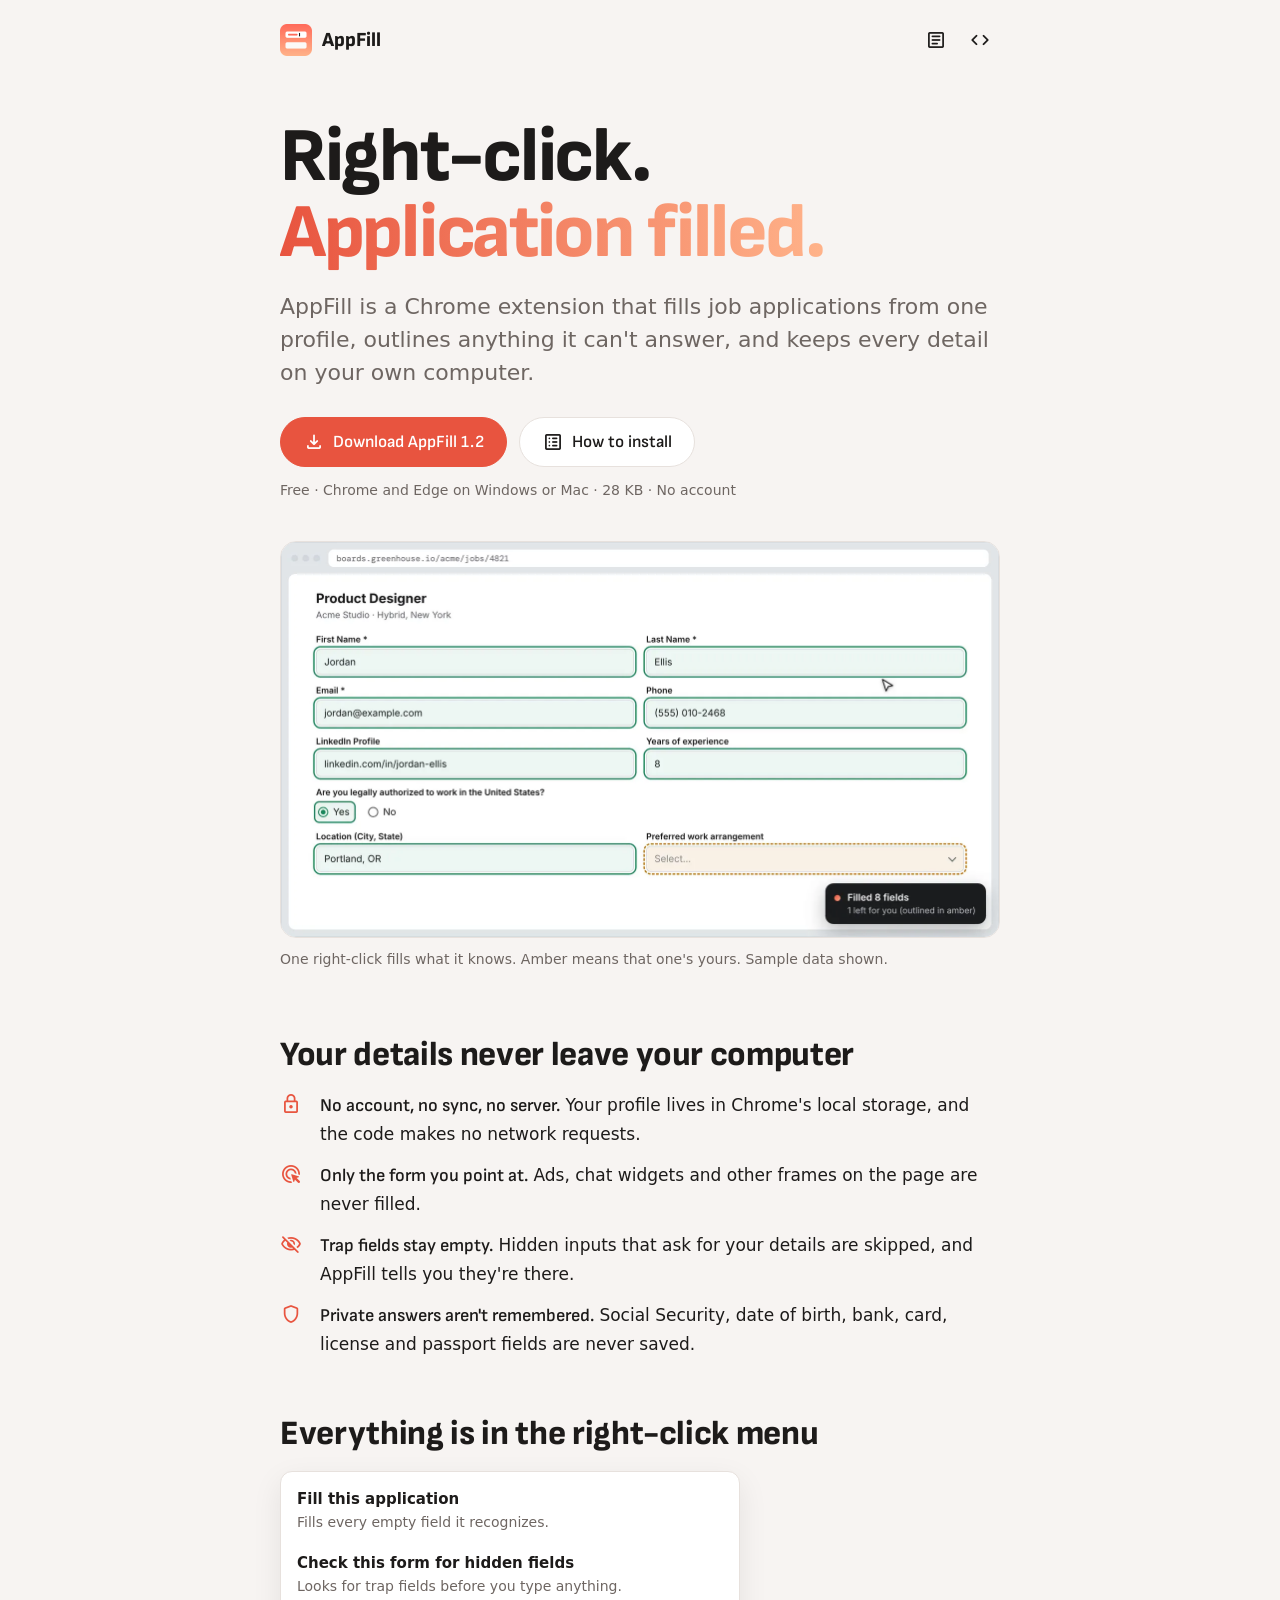
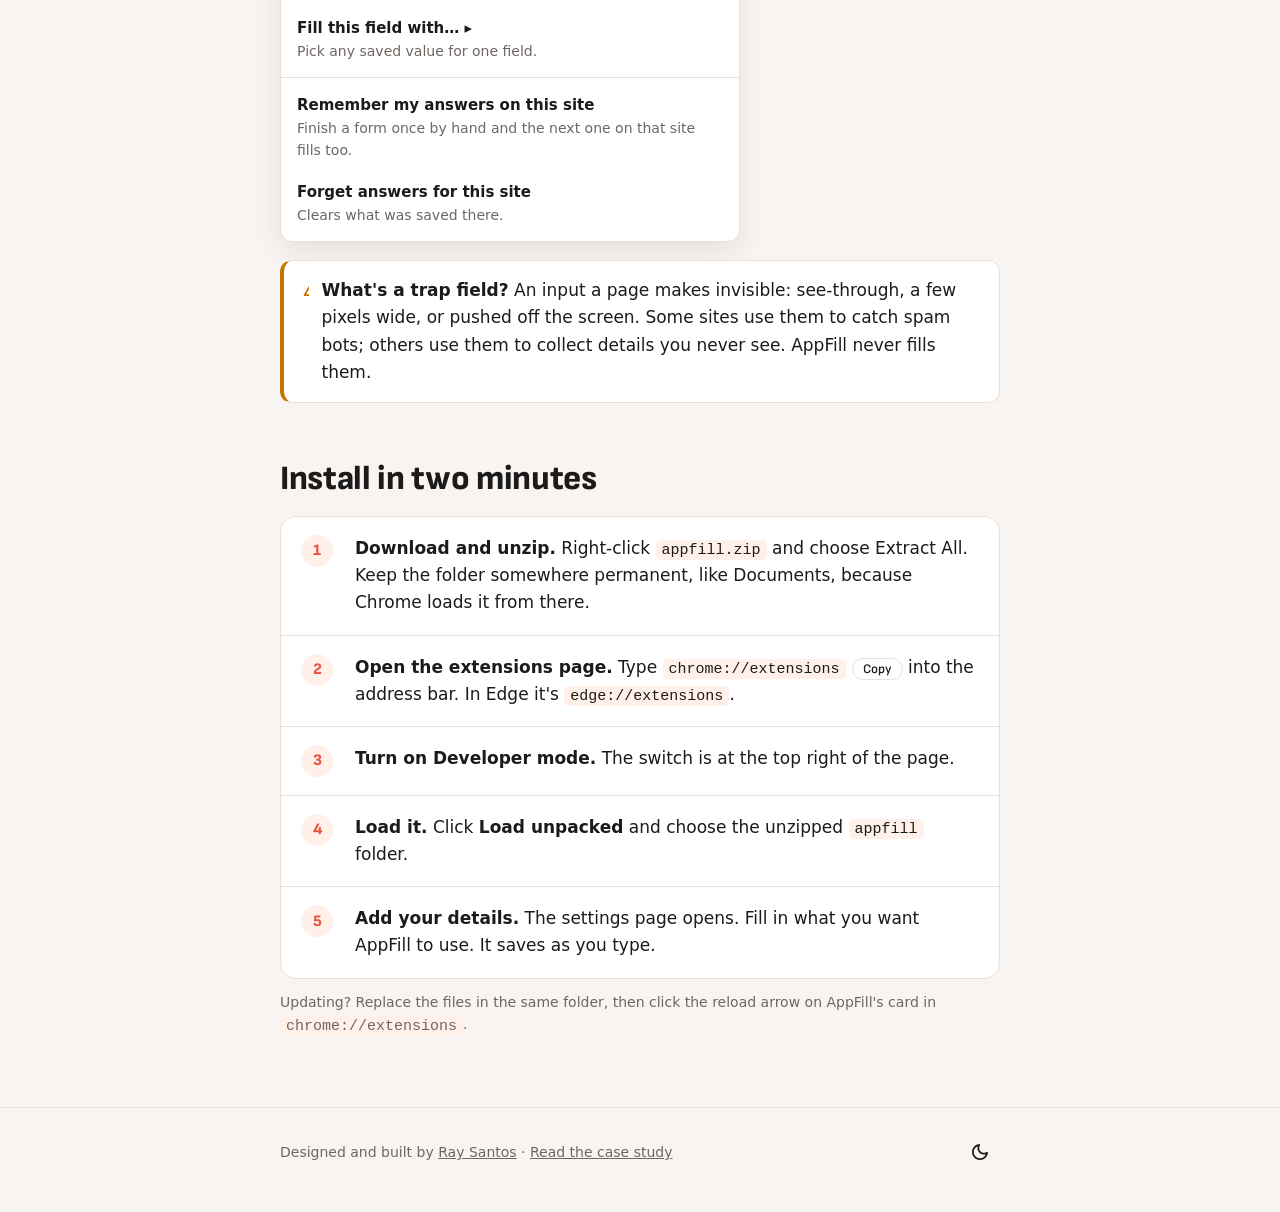
<file: index.html>
<!doctype html>
<html lang="en">
<head>
<meta charset="utf-8">
<meta name="viewport" content="width=device-width, initial-scale=1, viewport-fit=cover">
<title>AppFill · Job application autofill for Chrome</title>
<meta name="description" content="AppFill fills job applications from one right-click, outlines what it can't answer, and keeps everything on your own computer.">
<meta name="theme-color" content="#f7f4f2">
<script>try{if(localStorage.getItem("theme")==="dark")document.documentElement.setAttribute("data-theme","dark")}catch(e){}</script>
<link rel="icon" href="favicon.png" type="image/png">
<link rel="preconnect" href="https://fonts.googleapis.com">
<link rel="preconnect" href="https://fonts.gstatic.com" crossorigin>
<link rel="stylesheet" href="https://fonts.googleapis.com/css2?family=Sofia+Sans:wght@400;600;800&family=Material+Symbols+Rounded:opsz,wght,FILL,GRAD@20..48,400,0..1,0&display=swap">
<style>
/* One column, 720px. The download is the only filled button; everything else stays quiet. */
:root {
  --bg: #f7f4f2; --card: #ffffff; --ink: #1d1b1a; --muted: #6e6662; --line: #e7e1dd;
  --accent: #e8543f; --accent-2: #ffb38a; --accent-ink: #ffffff; --wash: #fff1ea;
  --ok: #1f9d55; --warn: #c97400;
  --head: "Sofia Sans", "Segoe UI", system-ui, sans-serif;
  --body: system-ui, -apple-system, "Segoe UI", Roboto, sans-serif;
  color-scheme: light;
}
:root[data-theme="dark"] {
  --bg: #161413; --card: #201d1c; --ink: #f3efed; --muted: #a49c97; --line: #34302d;
  --accent: #ff7a63; --accent-2: #ffb38a; --accent-ink: #1d1b1a; --wash: #2b211d;
  --ok: #3cc47f; --warn: #f0a23a;
  color-scheme: dark;
}
* { box-sizing: border-box; }
html { -webkit-text-size-adjust: 100%; }
body { margin: 0; background: var(--bg); color: var(--ink); font: 17px/1.6 var(--body); transition: background .3s, color .3s; }
.wrap { max-width: 760px; margin: 0 auto; padding-inline: 20px; }
.ms { font-family: "Material Symbols Rounded"; font-weight: normal; font-style: normal; font-size: 22px; line-height: 1; display: inline-block; vertical-align: middle; -webkit-font-smoothing: antialiased; font-variation-settings: "FILL" 0; width: 1em; overflow: hidden; }
h1, h2, h3 { font-family: var(--head); letter-spacing: -.01em; text-wrap: balance; margin: 0; }
a { color: var(--accent); }
:focus-visible { outline: 3px solid var(--accent); outline-offset: 3px; border-radius: 6px; }

header.top { padding-block: 20px; }
header.top .wrap { display: flex; align-items: center; justify-content: space-between; gap: 12px; }
.brand { display: flex; align-items: center; gap: 10px; font: 800 20px var(--head); color: var(--ink); text-decoration: none; }
.brand img { width: 32px; height: 32px; }
.top-links { display: flex; align-items: center; gap: 4px; }
.icon-btn { display: inline-grid; place-items: center; width: 40px; height: 40px; border-radius: 50%; border: 0; background: transparent; color: var(--ink); cursor: pointer; text-decoration: none; }
.icon-btn:hover { background: var(--line); }

.hero { padding-block: 40px 8px; }
.hero h1 { font-size: clamp(44px, 9vw, 76px); font-weight: 800; line-height: 1; letter-spacing: -.03em; }
.hero h1 span { background: linear-gradient(90deg, var(--accent), var(--accent-2)); -webkit-background-clip: text; background-clip: text; color: transparent; }
.lede { font-size: clamp(19px, 2.4vw, 22px); line-height: 1.5; color: var(--muted); margin: 18px 0 0; max-width: 36em; }
.actions { display: flex; flex-wrap: wrap; gap: 12px; align-items: center; margin-top: 28px; }
.btn { display: inline-flex; align-items: center; gap: 8px; padding: 13px 22px; border-radius: 999px; font: 600 17px var(--head); text-decoration: none; border: 1px solid var(--line); color: var(--ink); background: var(--card); }
.btn-primary { background: var(--accent); border-color: var(--accent); color: var(--accent-ink); }
.btn-primary:hover { filter: brightness(1.06); }
.btn:not(.btn-primary):hover { border-color: var(--accent); }
.fine { font-size: 14px; color: var(--muted); margin: 12px 0 0; }

.demo { margin: 40px 0 0; }
.demo video { display: block; width: 100%; height: auto; border-radius: 16px; border: 1px solid var(--line); background: var(--card); }
.demo figcaption { font-size: 14px; color: var(--muted); margin-top: 10px; }

section { padding-block: 56px 0; }
section > h2 { font-size: clamp(26px, 4vw, 34px); line-height: 1.15; font-weight: 800; margin-bottom: 18px; }
.list { list-style: none; margin: 0; padding: 0; display: grid; gap: 14px; }
.list li { display: grid; grid-template-columns: 28px minmax(0, 1fr); gap: 12px; align-items: start; }
.list .ms { color: var(--accent); margin-top: 1px; }
.list b { font-family: var(--head); font-weight: 600; font-size: 18px; }

.steps { counter-reset: s; list-style: none; margin: 0; padding: 0; display: grid; gap: 0; background: var(--card); border: 1px solid var(--line); border-radius: 16px; overflow: hidden; }
.steps li { counter-increment: s; display: grid; grid-template-columns: 40px minmax(0, 1fr); gap: 14px; padding: 18px 20px; border-top: 1px solid var(--line); }
.steps li:first-child { border-top: 0; }
.steps li::before { content: counter(s); display: grid; place-items: center; width: 32px; height: 32px; border-radius: 50%; background: var(--wash); color: var(--accent); font: 800 16px var(--head); }
code { font: 15px ui-monospace, "Cascadia Mono", Consolas, monospace; background: var(--wash); padding: .1em .4em; border-radius: 5px; overflow-wrap: anywhere; }
.copy { font: 600 13px var(--head); margin-left: 6px; border: 1px solid var(--line); background: var(--card); color: var(--ink); border-radius: 999px; padding: 2px 10px; cursor: pointer; }

.menu { background: var(--card); border: 1px solid var(--line); border-radius: 12px; padding: 6px 0; max-width: 460px; font-size: 15px; box-shadow: 0 10px 30px rgba(0,0,0,.08); }
.menu .it { display: grid; grid-template-columns: minmax(0, 1fr); padding: 9px 16px; }
.menu .it b { font-weight: 600; }
.menu .it span { color: var(--muted); font-size: 14px; }
.menu hr { border: 0; border-top: 1px solid var(--line); margin: 6px 0; }

.trap { display: flex; gap: 12px; background: var(--card); border: 1px solid var(--line); border-left: 4px solid var(--warn); border-radius: 12px; padding: 16px 18px; margin-top: 18px; }
.trap .ms { color: var(--warn); }

footer { margin-top: 72px; padding-block: 24px 40px; border-top: 1px solid var(--line); }
footer .wrap { display: flex; flex-wrap: wrap; justify-content: space-between; align-items: center; gap: 12px; font-size: 14px; color: var(--muted); }
footer a { color: var(--muted); }
@media (prefers-reduced-motion: reduce) { body { transition: none; } }
</style>
</head>
<body>
<header class="top">
  <div class="wrap">
    <a class="brand" href="./"><img src="media/icon-128.png" alt="" width="32" height="32">AppFill</a>
    <nav class="top-links" aria-label="Links">
      <a class="icon-btn" href="https://raysandesigns.com/appfill.html" title="Read the case study" aria-label="Read the case study"><span class="ms" aria-hidden="true">article</span></a>
      <a class="icon-btn" href="https://github.com/raysantos/appfill" title="Source code on GitHub" aria-label="Source code on GitHub"><span class="ms" aria-hidden="true">code</span></a>
    </nav>
  </div>
</header>

<main class="wrap">
  <section class="hero" aria-labelledby="h1">
    <h1 id="h1">Right-click.<br><span>Application filled.</span></h1>
    <p class="lede">AppFill is a Chrome extension that fills job applications from one profile, outlines anything it can't answer, and keeps every detail on your own computer.</p>
    <div class="actions">
      <a class="btn btn-primary" href="appfill.zip" download><span class="ms" aria-hidden="true">download</span>Download AppFill 1.2</a>
      <a class="btn" href="#install"><span class="ms" aria-hidden="true">list_alt</span>How to install</a>
    </div>
    <p class="fine">Free · Chrome and Edge on Windows or Mac · 28 KB · No account</p>
    <figure class="demo">
      <video src="media/fill.mp4" poster="media/fill-poster.webp" width="1440" height="792" autoplay muted loop playsinline preload="metadata" aria-label="A right-click on a job application, Fill this application, and the fields fill with green outlines while the one unanswerable dropdown gets an amber outline."></video>
      <figcaption>One right-click fills what it knows. Amber means that one's yours. Sample data shown.</figcaption>
    </figure>
  </section>

  <section aria-labelledby="private">
    <h2 id="private">Your details never leave your computer</h2>
    <ul class="list">
      <li><span class="ms" aria-hidden="true">lock</span><span><b>No account, no sync, no server.</b> Your profile lives in Chrome's local storage, and the code makes no network requests.</span></li>
      <li><span class="ms" aria-hidden="true">ads_click</span><span><b>Only the form you point at.</b> Ads, chat widgets and other frames on the page are never filled.</span></li>
      <li><span class="ms" aria-hidden="true">visibility_off</span><span><b>Trap fields stay empty.</b> Hidden inputs that ask for your details are skipped, and AppFill tells you they're there.</span></li>
      <li><span class="ms" aria-hidden="true">shield</span><span><b>Private answers aren't remembered.</b> Social Security, date of birth, bank, card, license and passport fields are never saved.</span></li>
    </ul>
  </section>

  <section aria-labelledby="use">
    <h2 id="use">Everything is in the right-click menu</h2>
    <div class="menu" role="presentation">
      <div class="it"><b>Fill this application</b><span>Fills every empty field it recognizes.</span></div>
      <div class="it"><b>Check this form for hidden fields</b><span>Looks for trap fields before you type anything.</span></div>
      <div class="it"><b>Fill this field with… ▸</b><span>Pick any saved value for one field.</span></div>
      <hr>
      <div class="it"><b>Remember my answers on this site</b><span>Finish a form once by hand and the next one on that site fills too.</span></div>
      <div class="it"><b>Forget answers for this site</b><span>Clears what was saved there.</span></div>
    </div>
    <div class="trap">
      <span class="ms" aria-hidden="true">warning</span>
      <span><b>What's a trap field?</b> An input a page makes invisible: see-through, a few pixels wide, or pushed off the screen. Some sites use them to catch spam bots; others use them to collect details you never see. AppFill never fills them.</span>
    </div>
  </section>

  <section id="install" aria-labelledby="inst">
    <h2 id="inst">Install in two minutes</h2>
    <ol class="steps">
      <li><span><b>Download and unzip.</b> Right-click <code>appfill.zip</code> and choose Extract All. Keep the folder somewhere permanent, like Documents, because Chrome loads it from there.</span></li>
      <li><span><b>Open the extensions page.</b> Type <code id="ext-url">chrome://extensions</code><button class="copy" type="button" data-copy="chrome://extensions">Copy</button> into the address bar. In Edge it's <code>edge://extensions</code>.</span></li>
      <li><span><b>Turn on Developer mode.</b> The switch is at the top right of the page.</span></li>
      <li><span><b>Load it.</b> Click <b>Load unpacked</b> and choose the unzipped <code>appfill</code> folder.</span></li>
      <li><span><b>Add your details.</b> The settings page opens. Fill in what you want AppFill to use. It saves as you type.</span></li>
    </ol>
    <p class="fine">Updating? Replace the files in the same folder, then click the reload arrow on AppFill's card in <code>chrome://extensions</code>.</p>
  </section>
</main>

<footer>
  <div class="wrap">
    <span>Designed and built by <a href="https://raysandesigns.com">Ray Santos</a> · <a href="https://raysandesigns.com/appfill.html">Read the case study</a></span>
    <button class="icon-btn theme-toggle" type="button" aria-pressed="false" aria-label="Switch to dark mode" title="Switch to dark mode"><span class="ms" aria-hidden="true">dark_mode</span></button>
  </div>
</footer>

<script>
(() => {
  const root = document.documentElement, btn = document.querySelector('.theme-toggle');
  const sync = () => {
    const dark = root.getAttribute('data-theme') === 'dark';
    btn.setAttribute('aria-pressed', String(dark));
    btn.querySelector('.ms').textContent = dark ? 'light_mode' : 'dark_mode';
    const label = dark ? 'Switch to light mode' : 'Switch to dark mode';
    btn.setAttribute('aria-label', label); btn.title = label;
  };
  btn.addEventListener('click', () => {
    const dark = root.getAttribute('data-theme') !== 'dark';
    if (dark) root.setAttribute('data-theme', 'dark'); else root.removeAttribute('data-theme');
    try { localStorage.setItem('theme', dark ? 'dark' : 'light'); } catch (e) {}
    sync();
  });
  sync();
  document.querySelectorAll('.copy').forEach(b => b.addEventListener('click', async () => {
    try { await navigator.clipboard.writeText(b.dataset.copy); b.textContent = 'Copied'; }
    catch (e) { const r = document.createRange(); r.selectNodeContents(document.getElementById('ext-url')); getSelection().removeAllRanges(); getSelection().addRange(r); b.textContent = 'Selected'; }
    setTimeout(() => (b.textContent = 'Copy'), 1600);
  }));
  if (matchMedia('(prefers-reduced-motion: reduce)').matches) document.querySelectorAll('video[autoplay]').forEach(v => { v.removeAttribute('autoplay'); v.pause(); v.controls = true; });
})();
</script>
</body>
</html>
</file>
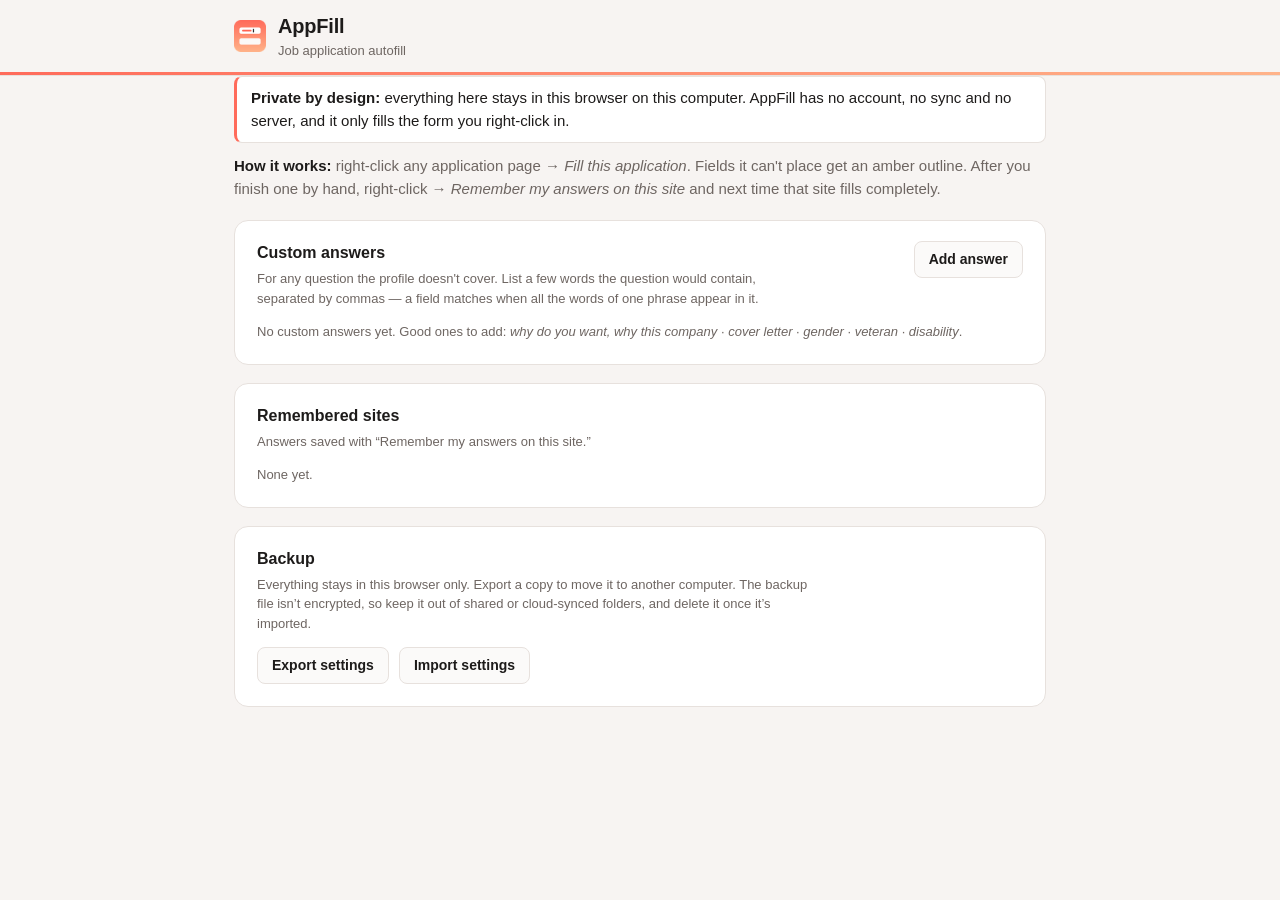
<file: extension/options.html>
<!doctype html>
<html lang="en">
<head>
<meta charset="utf-8">
<meta name="viewport" content="width=device-width, initial-scale=1">
<title>AppFill Settings</title>
<link rel="stylesheet" href="options.css">
</head>
<body>
<header>
  <div class="wrap head">
    <div class="brand"><img src="icons/48.png" alt="" width="32" height="32"><div><h1>AppFill</h1><p>Job application autofill</p></div></div>
    <span id="status" class="status" aria-live="polite"></span>
  </div>
</header>

<main class="wrap">
  <section class="intro">
    <p class="private"><strong>Private by design:</strong> everything here stays in this browser on this computer. AppFill has no account, no sync and no server, and it only fills the form you right-click in.</p>
    <p><strong>How it works:</strong> right-click any application page → <em>Fill this application</em>. Fields it can't place get an amber outline. After you finish one by hand, right-click → <em>Remember my answers on this site</em> and next time that site fills completely.</p>
  </section>

  <form id="profile" autocomplete="off"></form>

  <section class="card">
    <div class="card-head">
      <div>
        <h2>Custom answers</h2>
        <p class="sub">For any question the profile doesn't cover. List a few words the question would contain, separated by commas — a field matches when all the words of one phrase appear in it.</p>
      </div>
      <button type="button" id="addCustom" class="btn">Add answer</button>
    </div>
    <div id="customList" class="custom-list"></div>
    <p id="customEmpty" class="empty">No custom answers yet. Good ones to add: <em>why do you want, why this company</em> · <em>cover letter</em> · <em>gender</em> · <em>veteran</em> · <em>disability</em>.</p>
  </section>

  <section class="card">
    <div class="card-head"><div><h2>Remembered sites</h2><p class="sub">Answers saved with “Remember my answers on this site.”</p></div></div>
    <ul id="sites" class="sites"></ul>
    <p id="sitesEmpty" class="empty">None yet.</p>
  </section>

  <section class="card">
    <div class="card-head"><div><h2>Backup</h2><p class="sub">Everything stays in this browser only. Export a copy to move it to another computer. The backup file isn’t encrypted, so keep it out of shared or cloud-synced folders, and delete it once it’s imported.</p></div></div>
    <div class="row-btns">
      <button type="button" id="export" class="btn">Export settings</button>
      <label class="btn">Import settings<input type="file" id="import" accept="application/json" hidden></label>
    </div>
  </section>
</main>

<template id="customTpl">
  <div class="custom">
    <label><span>Question contains</span><input class="q" placeholder="why do you want, why are you interested"></label>
    <label><span>Answer</span><textarea class="a" rows="3"></textarea></label>
    <button type="button" class="remove" aria-label="Remove answer">Remove</button>
  </div>
</template>

<script src="fields.js"></script>
<script src="options.js"></script>
</body>
</html>
</file>
<file: extension/options.css>
:root {
  --bg: #f7f4f2; --card: #fff; --ink: #1d1b1a; --muted: #6e6662; --line: #e7e1dd;
  --accent: #ff6b5b; --accent-2: #ffb38a; --field: #fbfaf9; --focus: rgba(255,107,91,.25);
}
@media (prefers-color-scheme: dark) {
  :root { --bg: #161413; --card: #201d1c; --ink: #f3efed; --muted: #a49c97; --line: #34302d; --field: #1a1817; }
}
* { box-sizing: border-box; }
body { margin: 0; background: var(--bg); color: var(--ink);
  font: 15px/1.5 -apple-system, BlinkMacSystemFont, "Segoe UI", Roboto, sans-serif; }
.wrap { max-width: 860px; margin: 0 auto; padding: 0 24px; }
header { position: sticky; top: 0; z-index: 2; background: var(--bg); border-bottom: 1px solid var(--line); }
header::after { content: ""; display: block; height: 3px; background: linear-gradient(90deg, var(--accent), var(--accent-2)); }
.head { display: flex; align-items: center; justify-content: space-between; height: 72px; }
.brand { display: flex; gap: 12px; align-items: center; }
h1 { font-size: 20px; margin: 0; letter-spacing: -.01em; }
.brand p { margin: 0; color: var(--muted); font-size: 13px; }
.status { font-size: 13px; color: var(--muted); transition: opacity .3s; }
main { padding-top: 24px; padding-bottom: 64px; }
.intro p { margin: 0 0 20px; color: var(--muted); }
.intro strong { color: var(--ink); }
.intro .private { background: var(--card); border: 1px solid var(--line); border-left: 3px solid var(--accent); border-radius: 8px; padding: 10px 14px; margin-bottom: 12px; color: var(--ink); }
.card { background: var(--card); border: 1px solid var(--line); border-radius: 14px; padding: 20px 22px 22px; margin-bottom: 18px; }
.card-head { display: flex; justify-content: space-between; align-items: flex-start; gap: 16px; margin-bottom: 14px; }
h2 { font-size: 16px; margin: 0; }
.sub { margin: 4px 0 0; color: var(--muted); font-size: 13px; max-width: 560px; }
.grid { display: grid; grid-template-columns: repeat(auto-fill, minmax(230px, 1fr)); gap: 12px 16px; }
label > span { display: block; font-size: 12px; font-weight: 600; color: var(--muted); margin-bottom: 4px; }
input, textarea, select { width: 100%; font: inherit; color: var(--ink); background: var(--field);
  border: 1px solid var(--line); border-radius: 8px; padding: 8px 10px; }
textarea { resize: vertical; min-height: 64px; }
input:focus, textarea:focus, select:focus { outline: none; border-color: var(--accent); box-shadow: 0 0 0 3px var(--focus); }
.btn { display: inline-flex; align-items: center; font: inherit; font-size: 14px; font-weight: 600; cursor: pointer;
  border: 1px solid var(--line); background: var(--field); color: var(--ink); border-radius: 8px; padding: 7px 14px; white-space: nowrap; }
.btn:hover { border-color: var(--accent); }
.row-btns { display: flex; gap: 10px; flex-wrap: wrap; }
.custom-list { display: grid; gap: 14px; }
.custom { display: grid; grid-template-columns: 1fr 1.6fr auto; gap: 12px; align-items: start;
  padding-bottom: 14px; border-bottom: 1px solid var(--line); }
.custom:last-child { border-bottom: 0; padding-bottom: 0; }
.remove { margin-top: 22px; background: none; border: 0; color: var(--muted); cursor: pointer; font: inherit; font-size: 13px; }
.remove:hover { color: var(--accent); }
.empty { color: var(--muted); font-size: 13px; margin: 0; }
.sites { list-style: none; margin: 0; padding: 0; }
.sites li { display: flex; justify-content: space-between; align-items: center; gap: 12px; padding: 10px 0; border-top: 1px solid var(--line); }
.sites li:first-child { border-top: 0; }
.sites small { color: var(--muted); }
@media (max-width: 640px) {
  .wrap { padding: 0 16px; }
  .custom { grid-template-columns: 1fr; }
  .remove { margin-top: 0; justify-self: start; }
  .card-head { flex-direction: column; }
}
</file>
